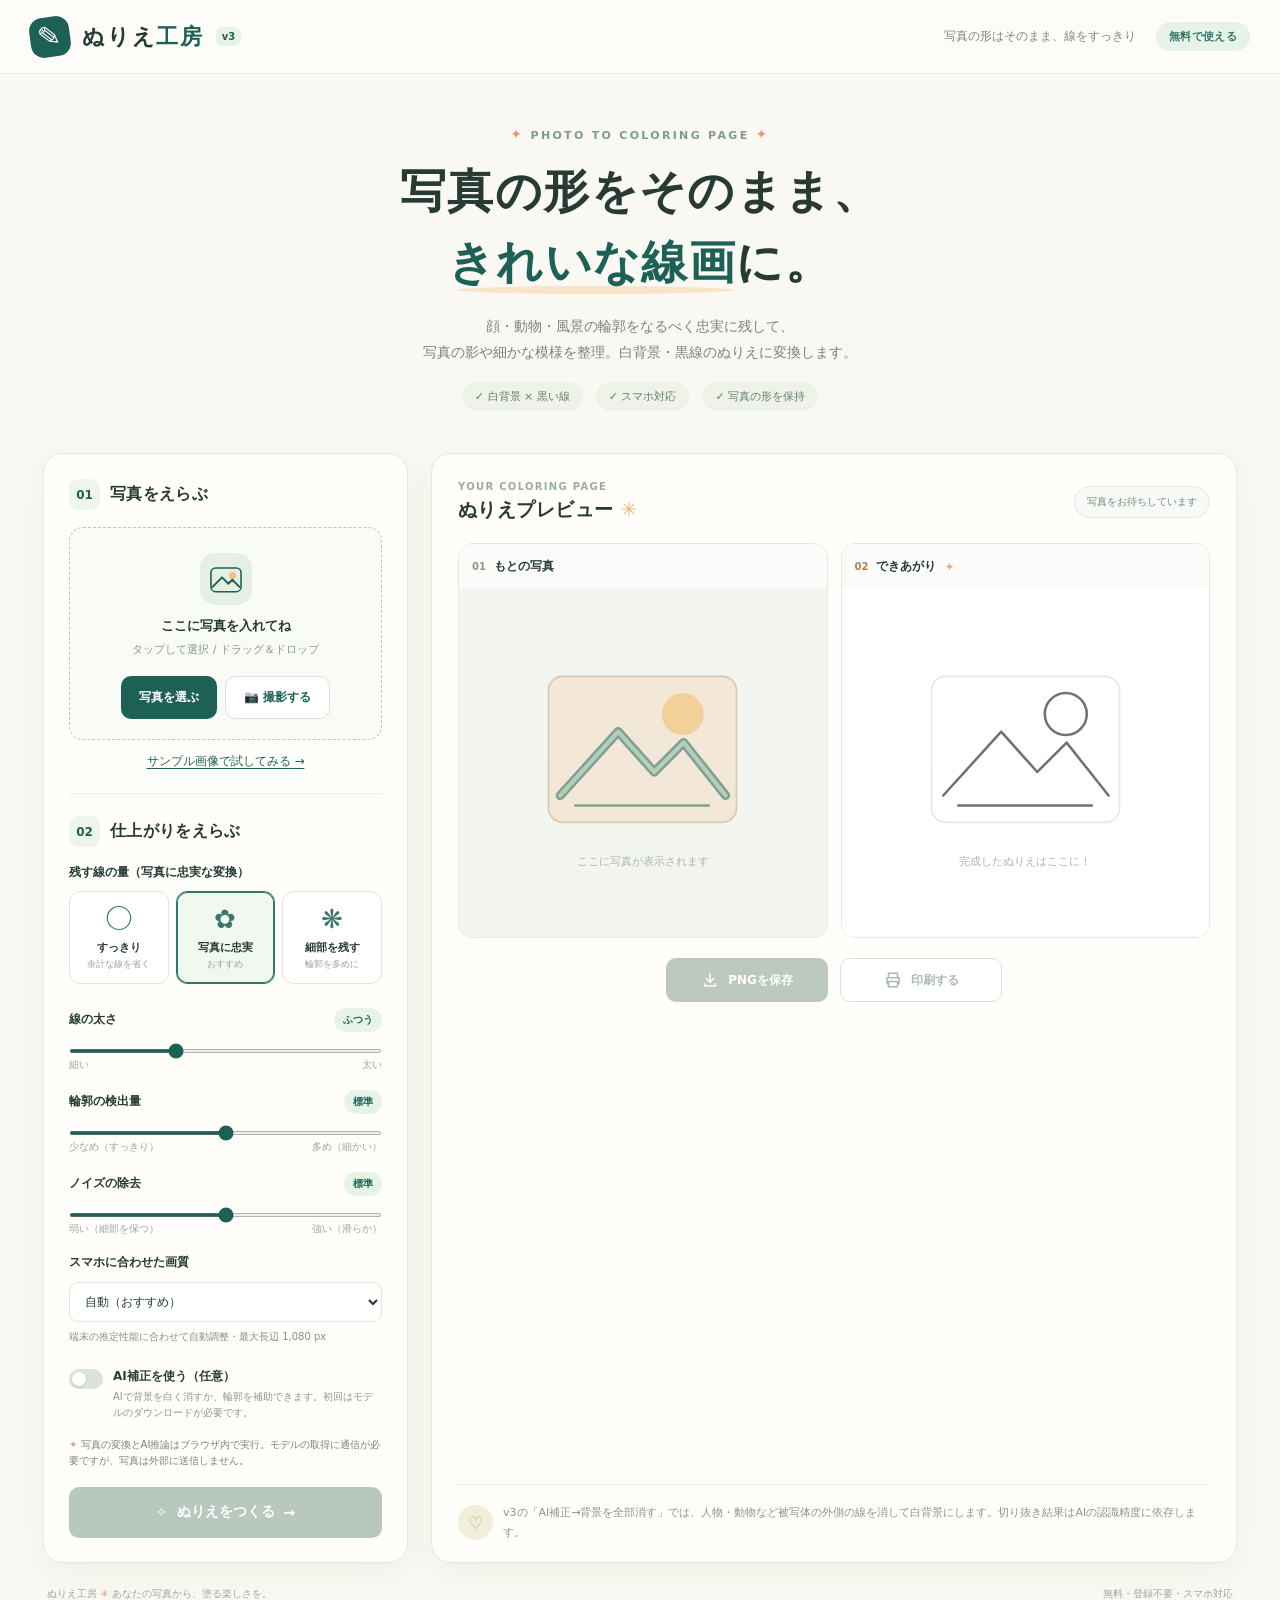
<file: index.html>
<!doctype html>
<html lang="ja">
<head>
  <meta charset="UTF-8">
  <meta name="viewport" content="width=device-width, initial-scale=1, viewport-fit=cover">
  <meta name="theme-color" content="#f9f7f1">
  <meta name="description" content="写真の構図や顔の形をできるだけ保つ線画・ぬりえ変換。スマホ対応、無料、進捗バー付き。">
  <title>ぬりえ工房 v3 | AI背景削除つき写真忠実線画</title>
  <link rel="icon" href="data:image/svg+xml,%3Csvg xmlns='http://www.w3.org/2000/svg' viewBox='0 0 64 64'%3E%3Crect width='64' height='64' rx='16' fill='%23195c51'/%3E%3Cpath d='M15 47L42 20l8 8-27 27-11 3z' fill='%23fff9e9' stroke='%23fff9e9' stroke-width='2'/%3E%3C/svg%3E">
  <link rel="manifest" href="./manifest.webmanifest">
  <link rel="apple-touch-icon" href="./icons/icon-192.png">
  <link rel="stylesheet" href="./style.css">
  <script src="./app.js" defer></script>
</head>
<body>
  <header class="site-header">
    <div class="brand"><span class="brand-mark" aria-hidden="true">✎</span><span>ぬりえ<span class="brand-accent">工房</span></span><span class="version-badge">v3</span></div>
    <div class="header-right"><span class="header-caption">写真の形はそのまま、線をすっきり</span><span class="free-pill">無料で使える</span></div>
  </header>

  <main class="page-shell">
    <section class="hero">
      <div class="eyebrow"><span class="sparkle">✦</span> PHOTO TO COLORING PAGE <span class="sparkle">✦</span></div>
      <h1>写真の形をそのまま、<br><em>きれいな線画</em>に。</h1>
      <p>顔・動物・風景の輪郭をなるべく忠実に残して、<br class="desktop-only">写真の影や細かな模様を整理。白背景・黒線のぬりえに変換します。</p>
      <div class="hero-chips"><span>✓ 白背景 × 黒い線</span><span>✓ スマホ対応</span><span>✓ 写真の形を保持</span></div>
    </section>

    <section class="workspace" aria-label="ぬりえ作成アプリ">
      <aside class="controls-panel">
        <div class="panel-title-line"><span class="step-dot">01</span><h2>写真をえらぶ</h2></div>
        <div id="dropZone" class="drop-zone" role="button" tabindex="0" aria-label="写真をアップロード">
          <div class="drop-icon" aria-hidden="true"><svg viewBox="0 0 48 48" fill="none"><rect x="5" y="10" width="38" height="30" rx="6" stroke="currentColor" stroke-width="2"/><circle cx="32.5" cy="19.5" r="4.5" fill="#f8bc83"/><path d="M7 34l12-12 8 8 5-5 9 9" stroke="currentColor" stroke-width="2.5" stroke-linecap="round" stroke-linejoin="round"/></svg></div>
          <strong>ここに写真を入れてね</strong>
          <span>タップして選択 / ドラッグ＆ドロップ</span>
          <div class="upload-actions"><button id="uploadBtn" class="btn btn-outline" type="button">写真を選ぶ</button><button id="cameraBtn" class="btn btn-subtle" type="button">📷 撮影する</button></div>
        </div>
        <input id="fileInput" type="file" accept="image/*,.heic,.heif" hidden>
        <input id="cameraInput" type="file" accept="image/*" capture="environment" hidden>
        <button id="demoBtn" type="button" class="demo-link">サンプル画像で試してみる <span aria-hidden="true">→</span></button>
        <div id="fileInfo" class="file-info" hidden></div>

        <div class="panel-separator"></div>
        <div class="panel-title-line"><span class="step-dot">02</span><h2>仕上がりをえらぶ</h2></div>
        <label class="setting-label">残す線の量（写真に忠実な変換）</label>
        <div class="style-options" role="group" aria-label="残す線の量（写真に忠実な変換）">
          <button class="style-choice" data-style="simple" aria-pressed="false" type="button"><span class="style-icon">◯</span><strong>すっきり</strong><small>余計な線を省く</small></button>
          <button class="style-choice selected" data-style="balanced" aria-pressed="true" type="button"><span class="style-icon">✿</span><strong>写真に忠実</strong><small>おすすめ</small></button>
          <button class="style-choice" data-style="detailed" aria-pressed="false" type="button"><span class="style-icon">❋</span><strong>細部を残す</strong><small>輪郭を多めに</small></button>
        </div>

        <div class="setting-item"><label for="thickness">線の太さ <span id="thicknessValue" class="value-tag">ふつう</span></label><input id="thickness" type="range" min="1" max="4" value="2" step="1"><div class="range-labels"><span>細い</span><span>太い</span></div></div>
        <div class="setting-item"><label for="sensitivity">輪郭の検出量 <span id="sensitivityValue" class="value-tag">標準</span></label><input id="sensitivity" type="range" min="1" max="5" value="3" step="1"><div class="range-labels"><span>少なめ（すっきり）</span><span>多め（細かい）</span></div></div>
        <div class="setting-item"><label for="cleanup">ノイズの除去 <span id="cleanupValue" class="value-tag">標準</span></label><input id="cleanup" type="range" min="1" max="5" value="3" step="1"><div class="range-labels"><span>弱い（細部を保つ）</span><span>強い（滑らか）</span></div></div>
        <div class="setting-item"><label for="quality">スマホに合わせた画質</label><select id="quality"><option value="auto">自動（おすすめ）</option><option value="light">軽量・高速</option><option value="standard">標準</option><option value="high">高画質</option></select><p id="deviceHint" class="setting-hint"></p></div>

        <label class="ai-option"><input id="aiToggle" type="checkbox"><span class="toggle-track" aria-hidden="true"></span><span><strong>AI補正を使う（任意）</strong><small>AIで背景を白く消すか、輪郭を補助できます。初回はモデルのダウンロードが必要です。</small></span></label>
        <div id="aiModeBox" class="ai-mode-box" hidden>
          <label for="aiMode" class="setting-label">AI補正の種類</label>
          <select id="aiMode" aria-label="AI補正の種類">
            <option value="remove">背景を全部消す（人物・動物・モノ）</option>
            <option value="person">背景を全部消す（人物専用・軽量）</option>
            <option value="assist">従来の輪郭補助（背景は残す）</option>
          </select>
          <p id="aiModeHint" class="setting-hint">被写体を残して背景を白くします。初回は約44MBのモデル取得が必要です。複数の被写体や複雑な背景は一部残る場合があります。</p>
        </div>
        <p class="privacy-note"><span aria-hidden="true">✦</span> 写真の変換とAI推論はブラウザ内で実行。モデルの取得に通信が必要ですが、写真は外部に送信しません。</p>
        <button id="generateBtn" class="btn btn-primary" type="button" disabled><span aria-hidden="true">✧</span> ぬりえをつくる <span aria-hidden="true">→</span></button>
      </aside>

      <section class="preview-panel">
        <div class="preview-header"><div><span class="preview-kicker">YOUR COLORING PAGE</span><h2>ぬりえプレビュー <span aria-hidden="true">✳</span></h2></div><span id="resultStatus" class="status-pill">写真をお待ちしています</span></div>
        <div class="preview-grid">
          <div class="preview-card"><div class="preview-card-title"><span class="num-label">01</span> もとの写真</div><div class="image-stage" id="sourceStage"><canvas id="sourceCanvas" aria-label="もとの画像" hidden></canvas><div id="sourcePlaceholder" class="placeholder"><div class="placeholder-art"><svg viewBox="0 0 280 220" fill="none" aria-hidden="true"><rect x="28" y="23" width="224" height="174" rx="17" fill="#f3e5d2" stroke="#d7bda0" stroke-width="2"/><circle cx="188" cy="68" r="25" fill="#f2c886"/><path d="M42 165l69-76 43 48 35-35 50 63" stroke="#658f80" stroke-width="11" stroke-linecap="round" stroke-linejoin="round"/><path d="M42 165l69-76 43 48 35-35 50 63" stroke="#a8c6ac" stroke-width="5" stroke-linecap="round" stroke-linejoin="round"/><path d="M60 177h159" stroke="#698f74" stroke-width="3" stroke-linecap="round"/></svg></div><span>ここに写真が表示されます</span></div></div></div>
          <div class="preview-card"><div class="preview-card-title"><span class="num-label alt">02</span> できあがり <span class="tiny-star" aria-hidden="true">✦</span></div><div class="image-stage finished-stage" id="resultStage"><canvas id="resultCanvas" aria-label="完成した線画" hidden></canvas><div id="resultPlaceholder" class="placeholder"><div class="placeholder-art lineart"><svg viewBox="0 0 280 220" fill="none" aria-hidden="true"><rect x="28" y="23" width="224" height="174" rx="17" fill="white" stroke="#deded7" stroke-width="2"/><circle cx="188" cy="68" r="25" stroke="#303a34" stroke-width="3"/><path d="M42 165l69-76 43 48 35-35 50 63" stroke="#303a34" stroke-width="3" stroke-linecap="round" stroke-linejoin="round"/><path d="M60 177h159" stroke="#303a34" stroke-width="3" stroke-linecap="round"/></svg></div><span>完成したぬりえはここに！</span></div></div></div>
        </div>
        <div id="progressBox" class="progress-box" hidden aria-live="polite"><div class="progress-top"><div><span class="working-dot"></span><strong id="progressTitle">処理中です</strong></div><span id="progressPercent">0%</span></div><div class="progress-track" role="progressbar" aria-label="変換の進捗" aria-valuemin="0" aria-valuemax="100" aria-valuenow="0" id="progressTrack"><div id="progressFill" class="progress-fill"></div></div><div class="progress-bottom"><span id="progressDescription">写真の準備をしています</span><button id="cancelBtn" type="button">中止する</button></div><span id="heartbeat" class="heartbeat">処理を開始しています</span></div>
        <div id="message" class="message" hidden role="status"></div>
        <div class="result-actions"><button id="downloadBtn" class="btn btn-dark" type="button" disabled><svg width="18" height="18" viewBox="0 0 24 24" fill="none" aria-hidden="true"><path d="M12 3v12m0 0 5-5m-5 5-5-5M5 17v3h14v-3" stroke="currentColor" stroke-width="2" stroke-linecap="round" stroke-linejoin="round"/></svg> PNGを保存</button><button id="printBtn" class="btn btn-outline-secondary" type="button" disabled><svg width="18" height="18" viewBox="0 0 24 24" fill="none" aria-hidden="true"><path d="M6 8V3h12v5M6 17H4V9h16v8h-2M6 14h12v7H6z" stroke="currentColor" stroke-width="2" stroke-linejoin="round"/></svg> 印刷する</button></div>
        <div class="help-row"><div class="help-icon">♡</div><p>v3の「AI補正→背景を全部消す」では、人物・動物など被写体の外側の線を消して白背景にします。切り抜き結果はAIの認識精度に依存します。</p></div>
      </section>
    </section>
    <footer><span>ぬりえ工房 <span aria-hidden="true">✳</span> あなたの写真から、塗る楽しさを。</span><span>無料・登録不要・スマホ対応</span></footer>
  </main>
  <div id="printArea" aria-hidden="true"><img id="printImage" alt="印刷するぬりえ"></div>
</body>
</html>
</file>
<file: style.css>
:root{--ink:#273a33;--green:#1d6156;--green-dark:#194e45;--cream:#faf8f2;--paper:#fffefa;--line:#e6e8df;--orange:#ef9867;--muted:#7e8780;--shadow:0 9px 35px rgba(39,58,51,.045)}
*{box-sizing:border-box}html{font-family:system-ui,-apple-system,"Hiragino Kaku Gothic ProN","Yu Gothic",Meiryo,sans-serif;color:var(--ink);-webkit-font-smoothing:antialiased}body{margin:0;background:var(--cream);min-height:100vh}button,input,select{font:inherit}button{cursor:pointer}button:disabled{cursor:not-allowed}button:focus-visible,input:focus-visible,select:focus-visible,.drop-zone:focus-visible{outline:3px solid #87c8b8;outline-offset:3px}[hidden]{display:none!important}
.site-header{height:74px;border-bottom:1px solid #eee9df;display:flex;align-items:center;justify-content:space-between;padding:0 max(30px,calc((100vw - 1250px)/2));background:rgba(255,254,250,.75)}.brand{font-size:22px;letter-spacing:.08em;font-weight:850;display:flex;align-items:center;gap:12px}.brand-mark{height:40px;width:40px;display:grid;place-items:center;background:var(--green);color:#fff;border-radius:13px;font-size:28px;line-height:1;transform:rotate(-8deg)}.brand-accent{color:var(--green)}.header-right{display:flex;align-items:center;gap:20px}.header-caption{color:#7c877f;font-size:12px}.free-pill{background:#e7f2e9;color:#327565;font-size:11px;font-weight:800;letter-spacing:.03em;padding:7px 13px;border-radius:100px}
.page-shell{max-width:1250px;margin:0 auto;padding:52px 28px 24px}.hero{text-align:center;margin-bottom:42px}.eyebrow{font-size:11px;font-weight:800;letter-spacing:.21em;color:#7e9d86}.sparkle{color:var(--orange);font-size:14px}.hero h1{font-size:clamp(31px,3.6vw,49px);letter-spacing:.03em;line-height:1.55;margin:14px 0 10px;font-weight:850}.hero h1 em{font-style:normal;color:var(--green);position:relative;white-space:nowrap}.hero h1 em:after{content:"";display:block;height:8px;position:absolute;bottom:-5px;left:3%;right:1%;background:rgba(240,184,117,.32);border-radius:100%;z-index:-1}.hero p{font-size:14px;color:#77857b;line-height:1.9;margin:14px auto 16px}.hero-chips{display:flex;justify-content:center;gap:13px;flex-wrap:wrap}.hero-chips span{font-size:11px;color:#637f70;background:#eef2e9;border-radius:100px;padding:7px 13px}
.workspace{display:grid;grid-template-columns:minmax(320px,365px) minmax(0,1fr);gap:23px;align-items:stretch}.controls-panel,.preview-panel{border:1px solid var(--line);border-radius:20px;background:var(--paper);box-shadow:var(--shadow)}.controls-panel{padding:25px 25px 24px}.panel-title-line{display:flex;align-items:center;gap:10px;margin-bottom:17px}.panel-title-line h2{margin:0;font-size:16px;letter-spacing:.02em}.step-dot{display:grid;place-items:center;width:31px;height:31px;border-radius:9px;color:var(--green);background:#edf5ed;font-size:12px;font-weight:800}.drop-zone{padding:25px 12px 20px;text-align:center;border:1.7px dashed #b7cdbb;border-radius:14px;background:#f8fbf6;display:flex;align-items:center;flex-direction:column;gap:7px;transition:background .2s,border-color .2s;cursor:pointer}.drop-zone:hover,.drop-zone.dragover{background:#eaf5eb;border-color:var(--green)}.drop-icon{height:52px;width:52px;display:grid;place-items:center;border-radius:15px;background:#e5efe4;color:var(--green);margin-bottom:5px}.drop-icon svg{height:38px;width:38px}.drop-zone strong{font-size:13px}.drop-zone>span{font-size:11px;color:#8a968e}.upload-actions{display:flex;gap:8px;margin-top:12px;justify-content:center;flex-wrap:wrap}.btn{border:0;border-radius:10px;padding:12px 18px;display:inline-flex;justify-content:center;align-items:center;gap:9px;font-weight:750;font-size:12px;min-height:41px;transition:transform .16s,background .16s,box-shadow .16s}.btn:enabled:hover{transform:translateY(-2px)}.btn-outline{background:var(--green);color:white}.btn-outline:hover{background:var(--green-dark)}.btn-subtle{border:1px solid #d4e4d6;background:#fff;color:var(--green)}.demo-link{border:0;color:var(--green);text-decoration:underline;background:none;font-size:12px;margin:12px auto 0;display:block;text-underline-offset:3px}.file-info{margin-top:10px;font-size:11px;color:#50695b;background:#f1f6ee;border-radius:9px;padding:9px 12px;overflow-wrap:anywhere}.panel-separator{border-top:1px solid #ecefe7;margin:22px 0}.setting-label{display:block;margin:0 0 10px;font-size:12px;font-weight:750}.style-options{display:grid;grid-template-columns:repeat(3,1fr);gap:7px}.style-choice{border:1.5px solid #e1e6dd;background:#fff;border-radius:11px;padding:11px 5px 12px;display:flex;flex-direction:column;align-items:center;gap:3px;color:var(--ink)}.style-choice.selected{border-color:#307766;background:#f0f8f0;box-shadow:inset 0 0 0 1px #307766}.style-icon{font-size:26px;font-family:Georgia,serif;color:#3c7769;line-height:1.3}.style-choice strong{font-size:11px}.style-choice small{font-size:9px;color:#96a197}.setting-item{margin-top:24px}.setting-item label{font-size:12px;font-weight:750;display:flex;justify-content:space-between;align-items:center}.value-tag{font-size:10px;color:var(--green);font-weight:750;background:#e8f3e8;border-radius:15px;padding:5px 9px}.setting-item input[type=range]{width:100%;height:4px;accent-color:var(--green);margin:17px 0 5px}.range-labels{display:flex;justify-content:space-between;color:#9aa49b;font-size:10px}.setting-item select{width:100%;padding:11px;border:1px solid #e1e6dc;border-radius:9px;background:#fff;color:var(--ink);font-size:12px;margin-top:11px}.setting-hint{font-size:10px;color:#829188;line-height:1.6;margin:7px 0 0}.ai-option{display:flex;gap:10px;align-items:flex-start;margin-top:23px;cursor:pointer}.ai-option input{position:absolute;opacity:0;width:1px;height:1px}.toggle-track{width:34px;height:20px;background:#dce3db;border-radius:100px;flex-shrink:0;position:relative;margin-top:1px;transition:background .2s}.toggle-track:after{content:"";position:absolute;width:14px;height:14px;border-radius:50%;background:#fff;left:3px;top:3px;box-shadow:0 1px 3px #0002;transition:transform .2s}.ai-option input:checked+.toggle-track{background:var(--green)}.ai-option input:checked+.toggle-track:after{transform:translateX(14px)}.ai-option input:focus-visible+.toggle-track{outline:3px solid #87c8b8;outline-offset:2px}.ai-option strong{display:block;font-size:12px}.ai-option small{font-size:10px;line-height:1.6;color:#8b978d;display:block;margin-top:4px}.privacy-note{font-size:10px;line-height:1.6;color:#75847a;margin:16px 0 18px}.privacy-note span{color:#e5a06f}.btn-primary{background:var(--green);color:white;width:100%;font-size:14px;min-height:51px;box-shadow:0 8px 16px #1d61561f}.btn-primary:hover{background:var(--green-dark)}.btn-primary:disabled{background:#b8c8bf;box-shadow:none}
.preview-panel{padding:27px 26px 20px;display:flex;flex-direction:column;min-width:0}.preview-header{display:flex;justify-content:space-between;align-items:center;gap:8px;margin-bottom:20px}.preview-kicker{display:block;font-size:10px;font-weight:750;color:#9aae9e;letter-spacing:.13em}.preview-header h2{font-size:19px;margin:5px 0 0;letter-spacing:.025em}.preview-header h2 span{color:#edb478}.status-pill{white-space:nowrap;border:1px solid #e4e9e2;color:#778779;background:#f8faf7;font-size:10px;border-radius:100px;padding:8px 12px}.status-pill.ready{color:#26735b;background:#ecf7ef;border-color:#cfebd7}.status-pill.busy{color:#966327;background:#fff7e6;border-color:#f1dbb2}.preview-grid{display:grid;grid-template-columns:1fr 1fr;gap:13px;min-height:0}.preview-card{border:1px solid #e6e9e2;border-radius:14px;overflow:hidden;min-width:0;background:white}.preview-card-title{height:45px;padding:13px 13px;font-size:12px;display:flex;align-items:center;gap:8px;font-weight:750;background:#fbfcfa}.num-label{font-size:10px;color:#899b88;font-weight:800}.num-label.alt{color:#b08150}.tiny-star{color:#ecab78}.image-stage{height:348px;display:flex;align-items:center;justify-content:center;background:#f3f5f1;position:relative;overflow:hidden}.finished-stage{background:#fff}.image-stage canvas{display:block;max-width:100%;max-height:100%;height:auto;width:auto;object-fit:contain}.placeholder{height:100%;width:100%;display:flex;align-items:center;justify-content:center;flex-direction:column;gap:10px;color:#adb6aa;font-size:11px;text-align:center;padding:12px}.placeholder-art{width:min(92%,235px);opacity:.82}.placeholder-art svg{width:100%;height:auto}.placeholder-art.lineart{opacity:.7}.progress-box{margin-top:20px;padding:15px 18px 13px;background:#f8fbf6;border:1px solid #d6e8d9;border-radius:12px}.progress-top{display:flex;justify-content:space-between;align-items:center;font-size:12px;margin-bottom:10px}.progress-top>div{display:flex;align-items:center;gap:8px}.working-dot{width:9px;height:9px;background:#6ca38c;border-radius:50%;box-shadow:0 0 0 5px #e0f0e3;animation:pulse 1.3s infinite}.progress-top>span{color:#4b7d68;font-weight:800;font-variant-numeric:tabular-nums}.progress-track{height:9px;background:#e1e9dd;overflow:hidden;border-radius:50px}.progress-fill{height:100%;width:0;background:linear-gradient(90deg,#51a482,#1d6156);border-radius:50px;transition:width .15s linear;position:relative}.progress-track.indeterminate .progress-fill:after{content:"";position:absolute;inset:0;background:linear-gradient(90deg,transparent,#ffffff75,transparent);animation:move 1.2s linear infinite}.progress-bottom{display:flex;justify-content:space-between;gap:8px;margin-top:10px;align-items:center;color:#73867a;font-size:11px}.progress-bottom button{border:0;background:none;color:#9b6558;font-size:11px;text-decoration:underline;white-space:nowrap}.heartbeat{display:block;margin-top:6px;color:#a2afa4;font-size:10px}.message{padding:11px 14px;margin-top:14px;border-radius:10px;background:#fff7e9;color:#876c3e;font-size:11px;line-height:1.65}.message.error{background:#ffefeb;color:#a34a3e}.result-actions{margin-top:20px;display:flex;justify-content:center;gap:12px}.result-actions .btn{font-size:12px;min-height:44px;min-width:162px}.btn-dark{background:var(--ink);color:white}.btn-dark:disabled{background:#bcc7be;color:white}.btn-outline-secondary{color:var(--ink);border:1px solid #dce2da;background:white}.btn-outline-secondary:disabled{color:#adb9ae}.help-row{display:flex;align-items:center;gap:10px;border-top:1px solid #ecede7;margin-top:auto;padding-top:18px;margin-bottom:0}.help-row p{font-size:11px;line-height:1.75;color:#89958a;margin:0}.help-icon{height:35px;width:35px;border-radius:50%;background:#f1eeda;color:#c9956a;flex-shrink:0;display:grid;place-items:center;font-size:17px}footer{display:flex;align-items:center;justify-content:space-between;gap:16px;padding:24px 4px 0;color:#9ba69a;font-size:10px}footer span span{color:#d59d71}#printArea{display:none}
@keyframes pulse{50%{box-shadow:0 0 0 8px #d8e9d933}}@keyframes move{from{transform:translateX(-100%)}to{transform:translateX(100%)}}
@media(max-width:1080px){.page-shell{padding:40px 22px 25px}.workspace{grid-template-columns:minmax(270px,320px) minmax(0,1fr);gap:14px}.controls-panel{padding:21px}.preview-panel{padding:22px 18px}.image-stage{height:270px}.preview-grid{gap:9px}}
@media(max-width:800px){.workspace{display:flex;flex-direction:column}.controls-panel{order:0}.preview-panel{order:1}.controls-panel,.preview-panel{padding:22px}.image-stage{height:310px}.hero{margin-bottom:27px}.hero h1{font-size:clamp(26px,6vw,39px)}.page-shell{padding-top:35px}.drop-zone{padding:20px}.style-options{max-width:500px}}
@media(max-width:500px){.site-header{height:63px;padding:0 17px}.brand{font-size:18px;gap:8px}.brand-mark{width:35px;height:35px;font-size:23px}.header-caption{display:none}.free-pill{font-size:10px;padding:7px 10px}.page-shell{padding:30px 12px 20px}.hero h1{font-size:27px;line-height:1.55}.hero p{padding:0 12px;font-size:12px}.desktop-only{display:none}.hero-chips{gap:5px}.hero-chips span{font-size:9px;padding:7px 9px}.controls-panel,.preview-panel{border-radius:16px;padding:19px 14px}.preview-header{flex-wrap:wrap}.preview-header h2{font-size:16px}.status-pill{font-size:9px;padding:6px 10px}.preview-grid{gap:8px}.image-stage{height:235px}.preview-card-title{font-size:10px;padding:8px;height:38px}.placeholder{font-size:9px;gap:4px}.result-actions{gap:8px}.result-actions .btn{min-width:0;flex:1;font-size:11px;padding:10px 7px}.help-row{margin-top:20px}footer{font-size:9px;flex-direction:column;gap:4px}.progress-box{padding:13px}}
@media(max-width:365px){.image-stage{height:190px}.hero h1{font-size:24px}.style-choice strong{font-size:10px}}
@media print{@page{size:auto;margin:10mm}body>*{display:none!important}#printArea{display:flex!important;align-items:center;justify-content:center;width:100vw;height:92vh}#printImage{max-width:100%;max-height:100%;object-fit:contain}}

.version-badge{font-size:10px;color:var(--green);background:#e7f2e9;border-radius:7px;padding:4px 6px;font-weight:800;letter-spacing:0}.setting-item+.setting-item{margin-top:18px}

/* v3: optional background-removal controls */
.ai-mode-box{margin:12px 0 0;padding:13px 14px 10px;border:1px solid #d8e9de;background:#f5faf5;border-radius:12px}
.ai-mode-box .setting-label{margin:0 0 8px}
.ai-mode-box select{display:block;width:100%;min-height:41px;border:1px solid #cddfd3;border-radius:9px;color:var(--ink);padding:8px;background:#fff;font-size:12px;white-space:normal}
.ai-mode-box .setting-hint{font-size:11px;color:#587667;margin:9px 0 3px}
</file>
